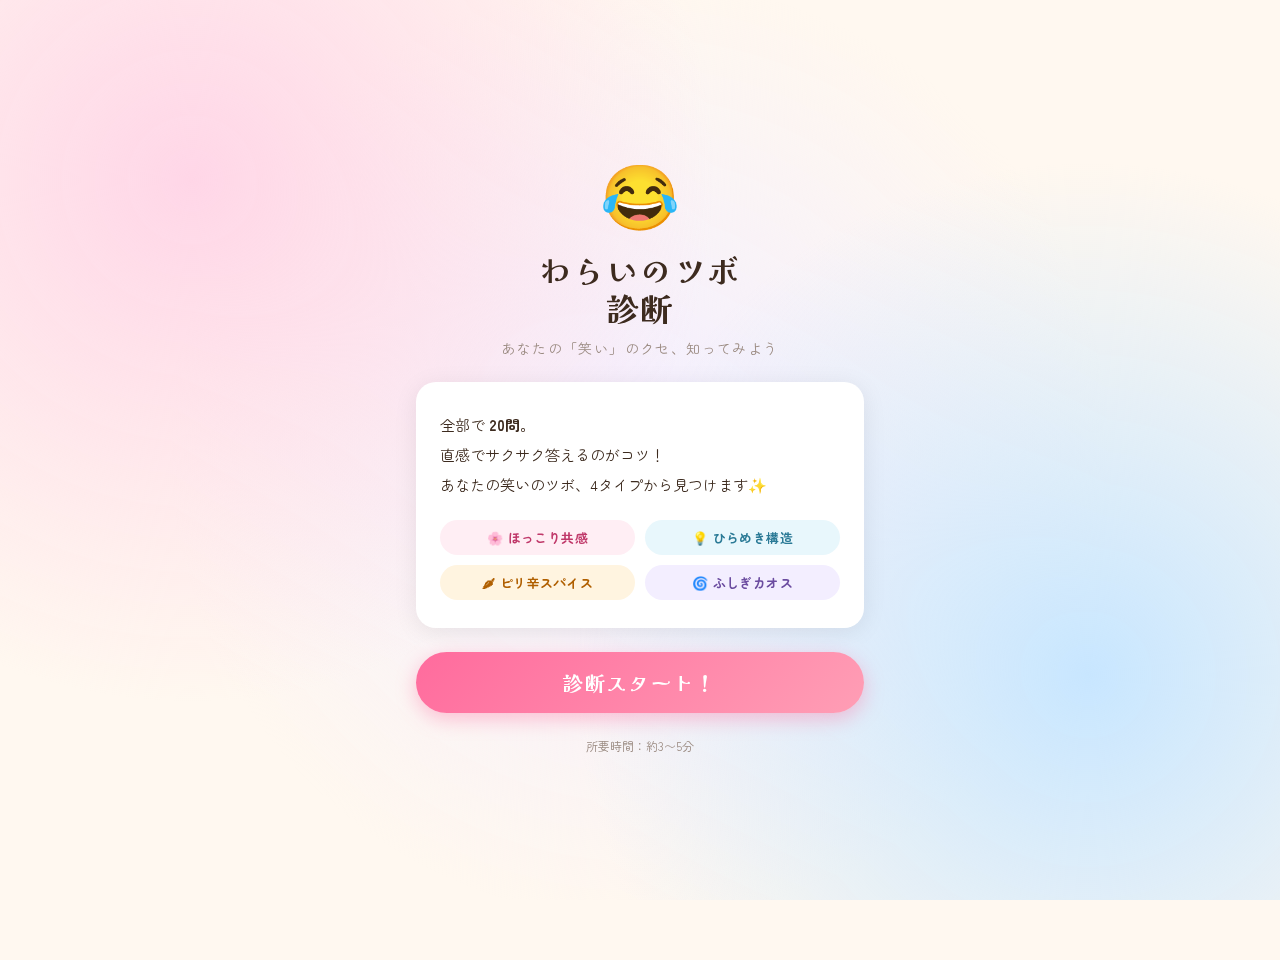
<file: uniquetype/index.html>
<!DOCTYPE html>
<html lang="ja">
<head>
<meta charset="UTF-8">
<meta name="viewport" content="width=device-width, initial-scale=1.0">
<title>わらいのツボ診断</title>
<link href="https://fonts.googleapis.com/css2?family=Zen+Marugothic&family=DotGothic16&family=Kaisei+Decol:wght@400;700&display=swap" rel="stylesheet">
<style>
  :root {
    --c-bg: #fff8f0;
    --c-card: #ffffff;
    --c-hotoko: #ff9eb5;
    --c-hotoko-light: #ffeef4;
    --c-hirameки: #7ec8e3;
    --c-hirameki: #7ec8e3;
    --c-hirameki-light: #e8f7fc;
    --c-spicy: #ffb347;
    --c-spicy-light: #fff4e0;
    --c-chaos: #b59fdb;
    --c-chaos-light: #f3eeff;
    --c-text: #3d2b1f;
    --c-muted: #9b8b82;
    --c-accent: #ff6b9d;
    --r: 20px;
    --shadow: 0 4px 24px rgba(0,0,0,0.08);
  }

  * { box-sizing: border-box; margin: 0; padding: 0; }

  body {
    font-family: 'Zen Marugothic', sans-serif;
    background: var(--c-bg);
    min-height: 100vh;
    color: var(--c-text);
    overflow-x: hidden;
  }

  /* ─── 背景デコ ─── */
  body::before {
    content: '';
    position: fixed;
    inset: 0;
    background:
      radial-gradient(circle at 15% 20%, #ffd6e7 0%, transparent 40%),
      radial-gradient(circle at 85% 75%, #c8e6ff 0%, transparent 40%),
      radial-gradient(circle at 50% 50%, #f3eeff 0%, transparent 60%);
    z-index: 0;
    pointer-events: none;
  }

  .wrapper {
    position: relative;
    z-index: 1;
    max-width: 480px;
    margin: 0 auto;
    padding: 0 16px 60px;
  }

  /* ─── START SCREEN ─── */
  #screen-start {
    display: flex;
    flex-direction: column;
    align-items: center;
    justify-content: center;
    min-height: 100vh;
    text-align: center;
    gap: 24px;
    padding: 40px 0;
  }

  .logo-area {
    display: flex;
    flex-direction: column;
    align-items: center;
    gap: 12px;
  }

  .logo-emoji {
    font-size: 64px;
    animation: bounce 2s ease-in-out infinite;
  }

  @keyframes bounce {
    0%, 100% { transform: translateY(0); }
    50% { transform: translateY(-12px); }
  }

  .title-main {
    font-family: 'Kaisei Decol', serif;
    font-weight: 700;
    font-size: 32px;
    color: var(--c-text);
    line-height: 1.2;
    letter-spacing: 0.05em;
  }

  .title-sub {
    font-size: 14px;
    color: var(--c-muted);
    letter-spacing: 0.1em;
  }

  .start-card {
    background: white;
    border-radius: var(--r);
    padding: 28px 24px;
    box-shadow: var(--shadow);
    width: 100%;
  }

  .start-card p {
    font-size: 15px;
    line-height: 2;
    color: var(--c-text);
    text-align: left;
  }

  .type-preview {
    display: grid;
    grid-template-columns: 1fr 1fr;
    gap: 10px;
    margin-top: 20px;
  }

  .type-chip {
    border-radius: 50px;
    padding: 8px 12px;
    font-size: 13px;
    text-align: center;
    font-weight: bold;
    letter-spacing: 0.03em;
  }
  .chip-a { background: var(--c-hotoko-light); color: #c0396a; }
  .chip-b { background: var(--c-hirameki-light); color: #2a7a96; }
  .chip-c { background: var(--c-spicy-light); color: #b05f00; }
  .chip-d { background: var(--c-chaos-light); color: #6b4ca0; }

  .btn-start {
    background: linear-gradient(135deg, #ff6b9d, #ff9eb5);
    color: white;
    border: none;
    border-radius: 50px;
    padding: 16px 48px;
    font-family: 'Kaisei Decol', serif;
    font-size: 20px;
    font-weight: 700;
    letter-spacing: 0.1em;
    cursor: pointer;
    box-shadow: 0 6px 20px rgba(255,107,157,0.4);
    transition: transform 0.15s, box-shadow 0.15s;
    width: 100%;
  }
  .btn-start:hover { transform: translateY(-2px); box-shadow: 0 10px 28px rgba(255,107,157,0.5); }
  .btn-start:active { transform: translateY(0); }

  .note-text {
    font-size: 12px;
    color: var(--c-muted);
    text-align: center;
  }

  /* ─── QUESTION SCREEN ─── */
  #screen-quiz {
    display: none;
    flex-direction: column;
    min-height: 100vh;
    padding-top: 24px;
    gap: 20px;
  }

  .quiz-header {
    text-align: center;
  }

  .quiz-count {
    font-size: 13px;
    color: var(--c-muted);
    letter-spacing: 0.1em;
    margin-bottom: 8px;
  }

  .progress-bar-wrap {
    background: #f0e8e4;
    border-radius: 50px;
    height: 8px;
    overflow: hidden;
  }

  .progress-bar-fill {
    height: 100%;
    background: linear-gradient(90deg, #ff9eb5, #ff6b9d);
    border-radius: 50px;
    transition: width 0.4s cubic-bezier(0.34,1.56,0.64,1);
  }

  .question-card {
    background: white;
    border-radius: 24px;
    padding: 32px 24px;
    box-shadow: var(--shadow);
    text-align: center;
    min-height: 160px;
    display: flex;
    flex-direction: column;
    justify-content: center;
    gap: 12px;
    animation: slideIn 0.35s cubic-bezier(0.34,1.2,0.64,1);
  }

  @keyframes slideIn {
    from { opacity: 0; transform: translateX(40px) scale(0.97); }
    to   { opacity: 1; transform: translateX(0) scale(1); }
  }

  .q-icon {
    font-size: 40px;
  }

  .q-text {
    font-family: 'Kaisei Decol', serif;
    font-size: 20px;
    font-weight: 700;
    line-height: 1.6;
    color: var(--c-text);
  }

  .choices-grid {
    display: flex;
    flex-direction: column;
    gap: 10px;
  }

  .choice-btn {
    background: white;
    border: 2px solid #f0e8e4;
    border-radius: 16px;
    padding: 14px 20px;
    font-family: 'Zen Marugothic', sans-serif;
    font-size: 16px;
    color: var(--c-text);
    cursor: pointer;
    display: flex;
    align-items: center;
    gap: 12px;
    transition: all 0.18s ease;
    text-align: left;
  }

  .choice-btn:hover {
    border-color: #ff9eb5;
    background: #fff5f8;
    transform: translateX(4px);
  }

  .choice-btn.selected {
    border-color: var(--c-accent);
    background: #fff0f5;
    color: var(--c-accent);
    font-weight: bold;
  }

  .choice-dot {
    width: 28px;
    height: 28px;
    border-radius: 50%;
    display: flex;
    align-items: center;
    justify-content: center;
    font-size: 13px;
    font-weight: bold;
    flex-shrink: 0;
  }

  .dot-5 { background: #ffd6e7; color: #c0396a; }
  .dot-4 { background: #ffe4b5; color: #b05f00; }
  .dot-3 { background: #e8f0ff; color: #4a6aaa; }
  .dot-2 { background: #f0f0f0; color: #888; }
  .dot-1 { background: #e8ffe8; color: #3a8a3a; }

  .nav-area {
    display: flex;
    justify-content: space-between;
    align-items: center;
    gap: 12px;
  }

  .btn-prev {
    background: white;
    border: 2px solid #f0e8e4;
    border-radius: 50px;
    padding: 12px 24px;
    font-family: 'Zen Marugothic', sans-serif;
    font-size: 15px;
    color: var(--c-muted);
    cursor: pointer;
    transition: all 0.15s;
  }
  .btn-prev:hover { border-color: #ccc; color: var(--c-text); }
  .btn-prev:disabled { opacity: 0.3; cursor: not-allowed; }

  .btn-next {
    flex: 1;
    background: linear-gradient(135deg, #ff6b9d, #ff9eb5);
    color: white;
    border: none;
    border-radius: 50px;
    padding: 14px 24px;
    font-family: 'Kaisei Decol', serif;
    font-size: 17px;
    font-weight: 700;
    cursor: pointer;
    box-shadow: 0 4px 16px rgba(255,107,157,0.35);
    transition: all 0.15s;
    opacity: 0.4;
    pointer-events: none;
  }
  .btn-next.active {
    opacity: 1;
    pointer-events: all;
  }
  .btn-next.active:hover { transform: translateY(-2px); box-shadow: 0 8px 24px rgba(255,107,157,0.45); }

  /* ─── RESULT SCREEN ─── */
  #screen-result {
    display: none;
    flex-direction: column;
    align-items: center;
    gap: 20px;
    padding-top: 32px;
    padding-bottom: 60px;
  }

  .result-label {
    font-size: 14px;
    color: var(--c-muted);
    letter-spacing: 0.15em;
    text-align: center;
  }

  .result-hero {
    width: 100%;
    border-radius: 28px;
    padding: 36px 28px;
    text-align: center;
    box-shadow: 0 8px 36px rgba(0,0,0,0.10);
    animation: popIn 0.5s cubic-bezier(0.34,1.56,0.64,1);
  }

  @keyframes popIn {
    from { opacity: 0; transform: scale(0.85); }
    to   { opacity: 1; transform: scale(1); }
  }

  .result-type-a { background: linear-gradient(135deg, #ffd6e7, #ffb3cc); }
  .result-type-b { background: linear-gradient(135deg, #c8e6ff, #9bd3ee); }
  .result-type-c { background: linear-gradient(135deg, #ffe5b4, #ffcf80); }
  .result-type-d { background: linear-gradient(135deg, #e8d5ff, #d0b8f5); }

  .result-icon {
    font-size: 72px;
    animation: wiggle 3s ease-in-out infinite;
  }

  @keyframes wiggle {
    0%, 100% { transform: rotate(-5deg); }
    50% { transform: rotate(5deg); }
  }

  .result-type-name {
    font-family: 'Kaisei Decol', serif;
    font-size: 26px;
    font-weight: 700;
    margin-top: 12px;
    color: var(--c-text);
  }

  .result-catch {
    font-size: 15px;
    line-height: 1.9;
    margin-top: 16px;
    color: var(--c-text);
    opacity: 0.85;
  }

  .result-details {
    width: 100%;
    display: flex;
    flex-direction: column;
    gap: 14px;
  }

  .detail-card {
    background: white;
    border-radius: 20px;
    padding: 20px;
    box-shadow: var(--shadow);
  }

  .detail-card-header {
    display: flex;
    align-items: center;
    gap: 10px;
    margin-bottom: 10px;
  }

  .detail-tag {
    font-size: 11px;
    font-weight: bold;
    letter-spacing: 0.12em;
    padding: 4px 10px;
    border-radius: 50px;
  }
  .tag-a { background: var(--c-hotoko-light); color: #c0396a; }
  .tag-b { background: var(--c-hirameki-light); color: #2a7a96; }
  .tag-c { background: var(--c-spicy-light); color: #b05f00; }

  .detail-card p {
    font-size: 14px;
    line-height: 1.9;
    color: var(--c-text);
  }

  /* レーダー風スコア */
  .score-card {
    background: white;
    border-radius: 20px;
    padding: 20px;
    box-shadow: var(--shadow);
    width: 100%;
  }

  .score-title {
    font-size: 13px;
    font-weight: bold;
    color: var(--c-muted);
    letter-spacing: 0.1em;
    margin-bottom: 16px;
    text-align: center;
  }

  .score-bars {
    display: flex;
    flex-direction: column;
    gap: 12px;
  }

  .score-row {
    display: flex;
    align-items: center;
    gap: 10px;
  }

  .score-label {
    font-size: 13px;
    width: 100px;
    flex-shrink: 0;
    color: var(--c-text);
  }

  .score-bar-bg {
    flex: 1;
    height: 10px;
    background: #f0e8e4;
    border-radius: 50px;
    overflow: hidden;
  }

  .score-bar-fill {
    height: 100%;
    border-radius: 50px;
    transition: width 1s cubic-bezier(0.34,1.2,0.64,1);
  }

  .fill-a { background: linear-gradient(90deg, #ff9eb5, #ff6b9d); }
  .fill-b { background: linear-gradient(90deg, #7ec8e3, #4ab0d0); }
  .fill-c { background: linear-gradient(90deg, #ffb347, #ff8c00); }
  .fill-d { background: linear-gradient(90deg, #b59fdb, #9370c8); }

  .score-pct {
    font-size: 12px;
    font-weight: bold;
    width: 32px;
    text-align: right;
    color: var(--c-muted);
  }

  .share-card {
    background: white;
    border-radius: 20px;
    padding: 20px;
    box-shadow: var(--shadow);
    width: 100%;
    text-align: center;
  }

  .share-title {
    font-size: 13px;
    color: var(--c-muted);
    letter-spacing: 0.1em;
    margin-bottom: 12px;
  }

  .share-text-box {
    background: #faf8f6;
    border: 1.5px dashed #f0c8d8;
    border-radius: 14px;
    padding: 16px;
    font-size: 14px;
    line-height: 1.8;
    color: var(--c-text);
    margin-bottom: 14px;
    cursor: pointer;
    transition: background 0.2s;
  }
  .share-text-box:hover { background: #fff0f5; }

  .btn-copy {
    background: linear-gradient(135deg, #ff6b9d, #ff9eb5);
    color: white;
    border: none;
    border-radius: 50px;
    padding: 12px 32px;
    font-family: 'Zen Marugothic', sans-serif;
    font-size: 15px;
    font-weight: bold;
    cursor: pointer;
    width: 100%;
    transition: all 0.15s;
    box-shadow: 0 4px 16px rgba(255,107,157,0.3);
  }
  .btn-copy:hover { transform: translateY(-1px); box-shadow: 0 8px 20px rgba(255,107,157,0.4); }

  .copy-done {
    font-size: 13px;
    color: #3aaa3a;
    margin-top: 8px;
    opacity: 0;
    transition: opacity 0.3s;
  }

  .btn-retry {
    background: white;
    border: 2px solid #f0e8e4;
    border-radius: 50px;
    padding: 12px 32px;
    font-family: 'Zen Marugothic', sans-serif;
    font-size: 15px;
    color: var(--c-muted);
    cursor: pointer;
    width: 100%;
    transition: all 0.15s;
  }
  .btn-retry:hover { border-color: #ff9eb5; color: var(--c-accent); }

  /* ─── サブタイプ表示 ─── */
  .sub-badge {
    display: inline-flex;
    align-items: center;
    gap: 6px;
    background: white;
    border-radius: 50px;
    padding: 6px 16px;
    font-size: 13px;
    font-weight: bold;
    box-shadow: 0 2px 12px rgba(0,0,0,0.08);
    margin-top: 12px;
  }

  /* ─── Loading ─── */
  #screen-loading {
    display: none;
    flex-direction: column;
    align-items: center;
    justify-content: center;
    min-height: 100vh;
    gap: 20px;
    text-align: center;
  }

  .loading-emoji {
    font-size: 56px;
    animation: spin 1.2s linear infinite;
  }

  @keyframes spin {
    from { transform: rotate(0deg); }
    to   { transform: rotate(360deg); }
  }

  .loading-text {
    font-family: 'Kaisei Decol', serif;
    font-size: 20px;
    color: var(--c-text);
    animation: pulse 1.5s ease-in-out infinite;
  }

  @keyframes pulse {
    0%, 100% { opacity: 1; }
    50% { opacity: 0.4; }
  }

  .floaty {
    position: fixed;
    pointer-events: none;
    font-size: 24px;
    animation: floatUp 3s ease-out forwards;
    z-index: 999;
  }

  @keyframes floatUp {
    from { opacity: 1; transform: translateY(0) scale(1); }
    to   { opacity: 0; transform: translateY(-120px) scale(1.4); }
  }

  /* ─── サブ同点時 ─── */
  .tied-note {
    font-size: 13px;
    color: var(--c-muted);
    background: white;
    border-radius: 12px;
    padding: 12px 16px;
    width: 100%;
    text-align: center;
    box-shadow: var(--shadow);
    line-height: 1.8;
  }

</style>
</head>
<body>
<div class="wrapper">

  <!-- ─── START ─── -->
  <div id="screen-start">
    <div class="logo-area">
      <div class="logo-emoji">😂</div>
      <div class="title-main">わらいのツボ<br>診断</div>
      <div class="title-sub">あなたの「笑い」のクセ、知ってみよう</div>
    </div>

    <div class="start-card">
      <p>全部で <strong>20問</strong>。<br>直感でサクサク答えるのがコツ！<br>あなたの笑いのツボ、4タイプから見つけます✨</p>
      <div class="type-preview">
        <div class="type-chip chip-a">🌸 ほっこり共感</div>
        <div class="type-chip chip-b">💡 ひらめき構造</div>
        <div class="type-chip chip-c">🌶 ピリ辛スパイス</div>
        <div class="type-chip chip-d">🌀 ふしぎカオス</div>
      </div>
    </div>

    <button class="btn-start" onclick="startQuiz()">診断スタート！</button>
    <div class="note-text">所要時間：約3〜5分</div>
  </div>

  <!-- ─── QUIZ ─── -->
  <div id="screen-quiz">
    <div class="quiz-header">
      <div class="quiz-count" id="quiz-count">Q1 / 20</div>
      <div class="progress-bar-wrap">
        <div class="progress-bar-fill" id="progress-fill" style="width:5%"></div>
      </div>
    </div>

    <div class="question-card" id="question-card">
      <div class="q-icon" id="q-icon">😊</div>
      <div class="q-text" id="q-text">質問文</div>
    </div>

    <div class="choices-grid" id="choices-grid">
      <button class="choice-btn" onclick="selectChoice(5)">
        <span class="choice-dot dot-5">★★</span>とてもそう思う
      </button>
      <button class="choice-btn" onclick="selectChoice(4)">
        <span class="choice-dot dot-4">★</span>ややそう思う
      </button>
      <button class="choice-btn" onclick="selectChoice(3)">
        <span class="choice-dot dot-3">〜</span>どちらでもない
      </button>
      <button class="choice-btn" onclick="selectChoice(2)">
        <span class="choice-dot dot-2">△</span>あまりそう思わない
      </button>
      <button class="choice-btn" onclick="selectChoice(1)">
        <span class="choice-dot dot-1">✗</span>まったくそう思わない
      </button>
    </div>

    <div class="nav-area">
      <button class="btn-prev" id="btn-prev" onclick="prevQuestion()" disabled>← もどる</button>
      <button class="btn-next" id="btn-next" onclick="nextQuestion()">つぎへ →</button>
    </div>
  </div>

  <!-- ─── LOADING ─── -->
  <div id="screen-loading">
    <div class="loading-emoji">🔍</div>
    <div class="loading-text">あなたの笑いのツボを<br>分析中…</div>
  </div>

  <!-- ─── RESULT ─── -->
  <div id="screen-result">
    <div class="result-label">✨ 診断結果 ✨</div>

    <div class="result-hero" id="result-hero">
      <div class="result-icon" id="result-icon">🌸</div>
      <div class="result-type-name" id="result-type-name">ほっこり共感タイプ</div>
      <div class="result-catch" id="result-catch">キャッチコピー</div>
      <div id="sub-badge-area"></div>
    </div>

    <div class="result-details" id="result-details"></div>

    <div class="score-card">
      <div class="score-title">あなたの笑いのバランス</div>
      <div class="score-bars" id="score-bars"></div>
    </div>

    <div id="tied-note-area"></div>

    <div class="share-card">
      <div class="share-title">📲 シェア用テキスト</div>
      <div class="share-text-box" id="share-text" onclick="copyShare()"></div>
      <button class="btn-copy" onclick="copyShare()">コピーする</button>
      <div class="copy-done" id="copy-done">✅ コピーしました！</div>
    </div>

    <button class="btn-retry" onclick="retryQuiz()">🔄 もういちど診断する</button>
  </div>

</div>

<script>
// ─────────────────────────────────────
//  タイプデータ
// ─────────────────────────────────────
const TYPES = {
  A: {
    key: 'A',
    name: 'ほっこり共感タイプ',
    icon: '🌸',
    heroClass: 'result-type-a',
    catch: '「みんなで笑える」がいちばん大事。\n空気がやわらぐ瞬間が好き。\n安心できる笑いに心が動きます。',
    details: [
      {
        tag: '笑いのスタイル',
        tagClass: 'tag-a',
        body: '日常の「あるある」でクスっとするのが得意。誰かが笑えば自分も笑えるし、みんなが気持ちよくなる瞬間を自然に大切にしています。'
      },
      {
        tag: '人との関わり方',
        tagClass: 'tag-b',
        body: '場の空気を読む力が高く、周りをほっとさせる存在です。笑いを通じてコミュニケーションするのがとても上手。'
      },
      {
        tag: 'ツボの深め方',
        tagClass: 'tag-c',
        body: 'ちょっとした日常のエピソード、家族や友人との小さな出来事。そういうところに素直に笑える感性があなたの武器です。'
      }
    ],
    share: '診断したら「🌸 ほっこり共感タイプ」でした！みんなで笑えることが大好き。あなたは何タイプ？ #わらいのツボ診断'
  },
  B: {
    key: 'B',
    name: 'ひらめき構造タイプ',
    icon: '💡',
    heroClass: 'result-type-b',
    catch: 'ネタの「仕組み」が見えたとき、\nひとりでにやっとするタイプ。\n知的でクールな笑いの持ち主です。',
    details: [
      {
        tag: '笑いのスタイル',
        tagClass: 'tag-a',
        body: 'ことばのズレや伏線の回収に鋭く反応します。「あ、そういうことか！」という瞬間の快感が大好き。ネタを"解読"するのが楽しい。'
      },
      {
        tag: '人との関わり方',
        tagClass: 'tag-b',
        body: 'さりげなくいい突っ込みを入れたり、みんなが見落とした「ズレ」に気づく観察眼があります。センスがいいと言われることも多いはず。'
      },
      {
        tag: 'ツボの深め方',
        tagClass: 'tag-c',
        body: 'ひとひねりきいた映像、言葉遊びのある文章、ちょっと深読みしたくなるコント…そういうコンテンツであなたの笑いのアンテナは全開になります。'
      }
    ],
    share: '診断したら「💡 ひらめき構造タイプ」でした！ネタの仕組みを理解したときにひとりでにやっとする派。あなたは？ #わらいのツボ診断'
  },
  C: {
    key: 'C',
    name: 'ピリ辛スパイスタイプ',
    icon: '🌶',
    heroClass: 'result-type-c',
    catch: '刺激と解放感が笑いのスパイス。\nちょっとヒヤッとするネタも平気。\n攻めた笑いも楽しめる強いタイプ。',
    details: [
      {
        tag: '笑いのスタイル',
        tagClass: 'tag-a',
        body: '少しドキッとするようなネタ、緊張感のあるシーン、そこからの爆発的な笑い。その緩急がたまらないと感じています。'
      },
      {
        tag: '人との関わり方',
        tagClass: 'tag-b',
        body: '笑いの「オチ」に向かって引っ張る力があり、場の熱量を上げることが得意。大胆な笑いに怯まない度胸があります。'
      },
      {
        tag: 'ツボの深め方',
        tagClass: 'tag-c',
        body: '少しアウトな空気感も笑いに変えられる許容範囲の広さが強み。ただ「面白ければなんでもいい」ではなく、笑いのバランス感覚もちゃんと持っています。'
      }
    ],
    share: '診断したら「🌶 ピリ辛スパイスタイプ」でした！ちょっと攻めた笑いも平気なドキドキ系。あなたのタイプは？ #わらいのツボ診断'
  },
  D: {
    key: 'D',
    name: 'ふしぎカオスタイプ',
    icon: '🌀',
    heroClass: 'result-type-d',
    catch: '説明できないのに笑える。\nそれがいちばん最高だと知っている。\n笑いの宇宙人、最前線を行く人。',
    details: [
      {
        tag: '笑いのスタイル',
        tagClass: 'tag-a',
        body: '「これ何がおもしろいの？」と聞かれても答えられないのに、なぜかツボにはまる。不条理なあの感じが最高の笑いだと知っています。'
      },
      {
        tag: '人との関わり方',
        tagClass: 'tag-b',
        body: '笑いのセンサーが独特なので、みんなが笑わないところで先に反応することも。少し変わったユーモアの持ち主として個性的な存在感があります。'
      },
      {
        tag: 'ツボの深め方',
        tagClass: 'tag-c',
        body: '突然の展開、意味のなさそうな言葉の連なり、説明不能なシュールな映像…そういうカオスの中にあなたは笑いの神様を見ています。'
      }
    ],
    share: '診断したら「🌀 ふしぎカオスタイプ」でした！説明できないのに笑えるシュール芸人タイプ。あなたは？ #わらいのツボ診断'
  }
};

// ─────────────────────────────────────
//  質問データ（各タイプ5問）
//  type: A=ほっこり, B=ひらめき, C=スパイス, D=カオス
// ─────────────────────────────────────
const QUESTIONS = [
  // ── A: ほっこり共感 ──
  { type:'A', icon:'😊', text:'友達の"あるある話"でよく笑う' },
  { type:'A', icon:'🤝', text:'場の空気がやわらぐ笑いが好き' },
  { type:'A', icon:'👨‍👩‍👧', text:'家族や友人の日常話で笑えることが多い' },
  { type:'A', icon:'😌', text:'誰も傷つかない笑いにいちばん安心する' },
  { type:'A', icon:'🌷', text:'「分かる！」と共感できるネタに弱い' },

  // ── B: ひらめき構造 ──
  { type:'B', icon:'🎯', text:'伏線が回収される瞬間が気持ちいい' },
  { type:'B', icon:'🧠', text:'ことばの二重の意味に気づいて笑うことが多い' },
  { type:'B', icon:'🔍', text:'ネタの「構造」を理解すると余計おかしい' },
  { type:'B', icon:'💬', text:'皮肉やちょっとしたメタなギャグが好き' },
  { type:'B', icon:'🎪', text:'ひとひねりきいたオチがないと物足りない' },

  // ── C: ピリ辛スパイス ──
  { type:'C', icon:'🌶', text:'ちょっと毒のあるネタも笑える' },
  { type:'C', icon:'⚡', text:'緊張感があってからのオチが最高に好き' },
  { type:'C', icon:'🎭', text:'少し攻めたジョークも楽しめるほうだ' },
  { type:'C', icon:'🔥', text:'ドキッとした後に笑えるネタが癖になる' },
  { type:'C', icon:'💣', text:'タブー破りのユーモアにも笑えることがある' },

  // ── D: ふしぎカオス ──
  { type:'D', icon:'🌀', text:'意味が分からない動画で笑うことがある' },
  { type:'D', icon:'👽', text:'なぜ面白いか説明できないものに一番笑う' },
  { type:'D', icon:'🎲', text:'突然の展開や予想外の流れが大好き' },
  { type:'D', icon:'🌈', text:'不条理でシュールなギャグに弱い' },
  { type:'D', icon:'🫠', text:'「これは何？」という動画でツボにはまる' },
];

// ランダムシャッフル（Fisher-Yates）
function shuffle(arr) {
  const a = [...arr];
  for (let i = a.length - 1; i > 0; i--) {
    const j = Math.floor(Math.random() * (i + 1));
    [a[i], a[j]] = [a[j], a[i]];
  }
  return a;
}

// ─────────────────────────────────────
//  状態管理
// ─────────────────────────────────────
let shuffledQ = [];
let currentIdx = 0;
let answers = [];
let selectedValue = null;

function startQuiz() {
  shuffledQ = shuffle(QUESTIONS);
  answers = new Array(20).fill(null);
  currentIdx = 0;
  selectedValue = null;
  showQuestion();
  switchScreen('quiz');
}

function showQuestion() {
  const q = shuffledQ[currentIdx];
  document.getElementById('q-icon').textContent = q.icon;
  document.getElementById('q-text').textContent = q.text;
  document.getElementById('quiz-count').textContent = `Q${currentIdx+1} / 20`;
  document.getElementById('progress-fill').style.width = `${((currentIdx+1)/20)*100}%`;

  // ボタンのリセット
  const btns = document.querySelectorAll('.choice-btn');
  btns.forEach(btn => btn.classList.remove('selected'));
  document.getElementById('btn-prev').disabled = currentIdx === 0;

  // 既存回答の復元
  selectedValue = answers[currentIdx];
  const valueMap = [5,4,3,2,1];
  if (selectedValue !== null) {
    btns.forEach((btn, i) => {
      if (valueMap[i] === selectedValue) btn.classList.add('selected');
    });
    enableNext(true);
  } else {
    enableNext(false);
  }

  // カードアニメーション
  const card = document.getElementById('question-card');
  card.style.animation = 'none';
  void card.offsetWidth;
  card.style.animation = 'slideIn 0.35s cubic-bezier(0.34,1.2,0.64,1)';
}

function selectChoice(value) {
  selectedValue = value;
  answers[currentIdx] = value;

  const btns = document.querySelectorAll('.choice-btn');
  const valueMap = [5,4,3,2,1];
  btns.forEach((btn, i) => {
    btn.classList.toggle('selected', valueMap[i] === value);
  });

  enableNext(true);

  // フローティングアニメ
  const emojis = ['😂','🤣','😆','🥹','😄','✨','👍'];
  const el = document.createElement('div');
  el.className = 'floaty';
  el.textContent = emojis[Math.floor(Math.random()*emojis.length)];
  el.style.left = (Math.random() * 60 + 20) + '%';
  el.style.bottom = '20%';
  document.body.appendChild(el);
  setTimeout(() => el.remove(), 3100);

  // 500ms後に自動進行（UX向上）
  setTimeout(() => {
    if (answers[currentIdx] === value) nextQuestion();
  }, 500);
}

function enableNext(on) {
  const btn = document.getElementById('btn-next');
  btn.classList.toggle('active', on);
  btn.textContent = currentIdx === 19 ? '結果を見る ✨' : 'つぎへ →';
}

function nextQuestion() {
  if (answers[currentIdx] === null) return;
  if (currentIdx < 19) {
    currentIdx++;
    showQuestion();
  } else {
    showLoading();
  }
}

function prevQuestion() {
  if (currentIdx > 0) {
    currentIdx--;
    showQuestion();
  }
}

function showLoading() {
  switchScreen('loading');
  setTimeout(() => showResult(), 1800);
}

// ─────────────────────────────────────
//  スコア計算
// ─────────────────────────────────────
function calcScores() {
  const scores = { A:0, B:0, C:0, D:0 };
  shuffledQ.forEach((q, i) => {
    if (answers[i] !== null) scores[q.type] += answers[i];
  });
  return scores;
}

function getTopType(scores) {
  return Object.entries(scores).sort((a,b) => b[1]-a[1])[0][0];
}

function showResult() {
  const scores = calcScores();
  const topKey = getTopType(scores);
  const type = TYPES[topKey];
  const maxPossible = 5 * 5; // 5問×5点

  // ヒーローカード
  const hero = document.getElementById('result-hero');
  hero.className = `result-hero ${type.heroClass}`;
  document.getElementById('result-icon').textContent = type.icon;
  document.getElementById('result-type-name').textContent = type.name;
  document.getElementById('result-catch').textContent = type.catch;

  // 同点サブバッジ
  const subArea = document.getElementById('sub-badge-area');
  subArea.innerHTML = '';
  const sortedScores = Object.entries(scores).sort((a,b) => b[1]-a[1]);
  const topScore = sortedScores[0][1];
  const ties = sortedScores.filter(s => s[1] === topScore);
  if (ties.length > 1) {
    const subKey = ties.find(t => t[0] !== topKey)?.[0];
    if (subKey) {
      const sub = TYPES[subKey];
      subArea.innerHTML = `<div class="sub-badge">${sub.icon} ${sub.name}の要素も！</div>`;
    }
  }

  // 詳細カード
  const detailsEl = document.getElementById('result-details');
  detailsEl.innerHTML = type.details.map(d => `
    <div class="detail-card">
      <div class="detail-card-header">
        <span class="detail-tag ${d.tagClass}">${d.tag}</span>
      </div>
      <p>${d.body}</p>
    </div>
  `).join('');

  // スコアバー
  const barsEl = document.getElementById('score-bars');
  const fillClass = { A:'fill-a', B:'fill-b', C:'fill-c', D:'fill-d' };
  const typeDisplay = { A:TYPES.A.name, B:TYPES.B.name, C:TYPES.C.name, D:TYPES.D.name };
  const typeIcon = { A:TYPES.A.icon, B:TYPES.B.icon, C:TYPES.C.icon, D:TYPES.D.icon };
  barsEl.innerHTML = Object.entries(scores).sort((a,b)=>b[1]-a[1]).map(([k,v]) => {
    const pct = Math.round((v / maxPossible) * 100);
    return `
      <div class="score-row">
        <div class="score-label">${typeIcon[k]} ${typeDisplay[k].replace('タイプ','')}</div>
        <div class="score-bar-bg">
          <div class="score-bar-fill ${fillClass[k]}" style="width:0%" data-target="${pct}%"></div>
        </div>
        <div class="score-pct">${pct}%</div>
      </div>
    `;
  }).join('');

  // 同点注釈
  const tiedArea = document.getElementById('tied-note-area');
  tiedArea.innerHTML = '';
  if (ties.length > 1) {
    const names = ties.map(t => `${TYPES[t[0]].icon}${TYPES[t[0]].name}`).join('・');
    tiedArea.innerHTML = `<div class="tied-note">✨ ${names}が同点でした！<br>あなたはどちらの要素も持つ複合タイプです。</div>`;
  }

  // シェアテキスト
  document.getElementById('share-text').textContent = type.share;

  switchScreen('result');

  // バーアニメーション
  setTimeout(() => {
    document.querySelectorAll('.score-bar-fill').forEach(el => {
      el.style.width = el.dataset.target;
    });
  }, 300);
}

function copyShare() {
  const text = document.getElementById('share-text').textContent;
  navigator.clipboard.writeText(text).then(() => {
    const done = document.getElementById('copy-done');
    done.style.opacity = '1';
    setTimeout(() => done.style.opacity = '0', 2500);
  });
}

function retryQuiz() {
  switchScreen('start');
}

function switchScreen(name) {
  ['start','quiz','loading','result'].forEach(s => {
    const el = document.getElementById(`screen-${s}`);
    el.style.display = 'none';
  });
  const target = document.getElementById(`screen-${name}`);
  target.style.display = 'flex';
  window.scrollTo({top:0, behavior:'smooth'});
}
</script>
</body>
</html>
</file>
